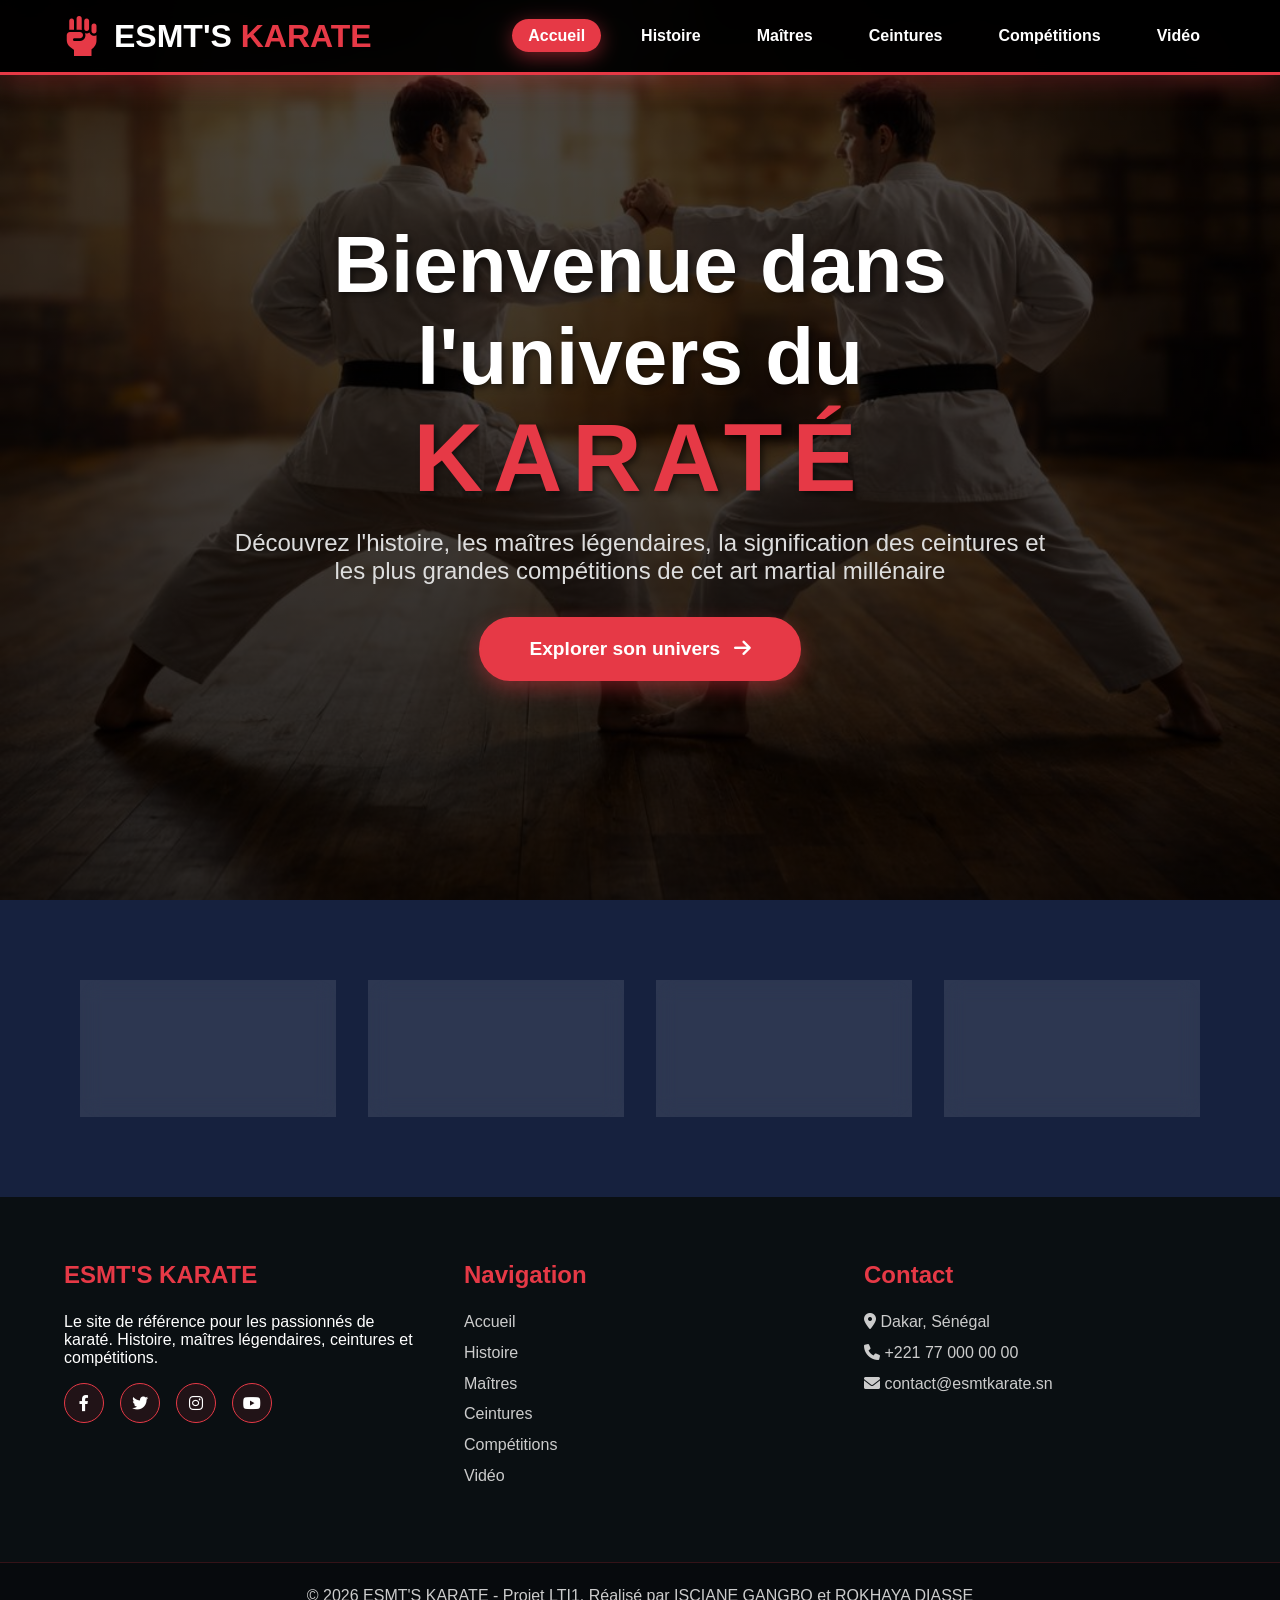
<file: index.html>
<!DOCTYPE html>
<html lang="fr">
<head>
    <meta charset="UTF-8">
    <meta name="viewport" content="width=device-width, initial-scale=1.0">
    <title>ESMT'S KARATE - Accueil</title>
    <link rel="stylesheet" href="index.css">
    <link rel="stylesheet" href="https://cdnjs.cloudflare.com/ajax/libs/font-awesome/6.0.0-beta3/css/all.min.css">
</head>
<body>
    <header>
        <div class="logo">
            <i class="fas fa-fist-raised"></i>
            <h1>ESMT'S <span>KARATE</span></h1>
        </div>
        <nav>
            <ul>
                <li><a href="index.html" class="active">Accueil</a></li>
                <li><a href="histoire.html">Histoire</a></li>
                <li><a href="maîtres.html">Maîtres</a></li>
                <li><a href="ceintures.html">Ceintures</a></li>
                <li><a href="competitions.html">Compétitions</a></li>
                <li><a href="video.html">Vidéo</a></li>
            </ul>
        </nav>
    </header>

    <section class="hero" id="accueil">
        <div class="hero-content">
            <h2>Bienvenue dans l'univers du <span>Karaté</span></h2>
            <p>Découvrez l'histoire, les maîtres légendaires, la signification des ceintures et les plus grandes compétitions de cet art martial millénaire</p>
            <a href="histoire.html" class="btn">Explorer son univers <i class="fas fa-arrow-right"></i></a>
        </div>
    </section>

    <section class="stats">
        <div class="stat-item">
            <div class="stat-number">100M+</div>
            <div class="stat-label">Pratiquants</div>
        </div>
        <div class="stat-item">
            <div class="stat-number">195</div>
            <div class="stat-label">Pays</div>
        </div>
        <div class="stat-item">
            <div class="stat-number">4</div>
            <div class="stat-label">Styles majeurs</div>
        </div>
        <div class="stat-item">
            <div class="stat-number">2020</div>
            <div class="stat-label">JO</div>
        </div>
    </section>

    <footer>
        <div class="footer-content">
            <div class="footer-section">
                <h3>ESMT'S KARATE</h3>
                <p>Le site de référence pour les passionnés de karaté. Histoire, maîtres légendaires, ceintures et compétitions.</p>
                <div class="social-links">
                    <a href="#"><i class="fab fa-facebook-f"></i></a>
                    <a href="#"><i class="fab fa-twitter"></i></a>
                    <a href="#"><i class="fab fa-instagram"></i></a>
                    <a href="#"><i class="fab fa-youtube"></i></a>
                </div>
            </div>
            <div class="footer-section">
                <h3>Navigation</h3>
                <ul>
                    <li><a href="index.html">Accueil</a></li>
                    <li><a href="histoire.html">Histoire</a></li>
                    <li><a href="maîtres.html">Maîtres</a></li>
                    <li><a href="ceintures.html">Ceintures</a></li>
                    <li><a href="competitions.html">Compétitions</a></li>
                    <li><a href="video.html">Vidéo</a></li>
                </ul>
            </div>
            <div class="footer-section">
                <h3>Contact</h3>
                <ul>
                    <li><i class="fas fa-map-marker-alt"></i> Dakar, Sénégal</li>
                    <li><i class="fas fa-phone"></i> +221 77 000 00 00</li>
                    <li><i class="fas fa-envelope"></i> contact@esmtkarate.sn</li>
                </ul>
            </div>
        </div>
        <div class="footer-bottom">
            <p>© 2026 ESMT'S KARATE - Projet LTI1. Réalisé par ISCIANE GANGBO et ROKHAYA DIASSE</p>
        </div>
    </footer>
</body>
</html>
</file>
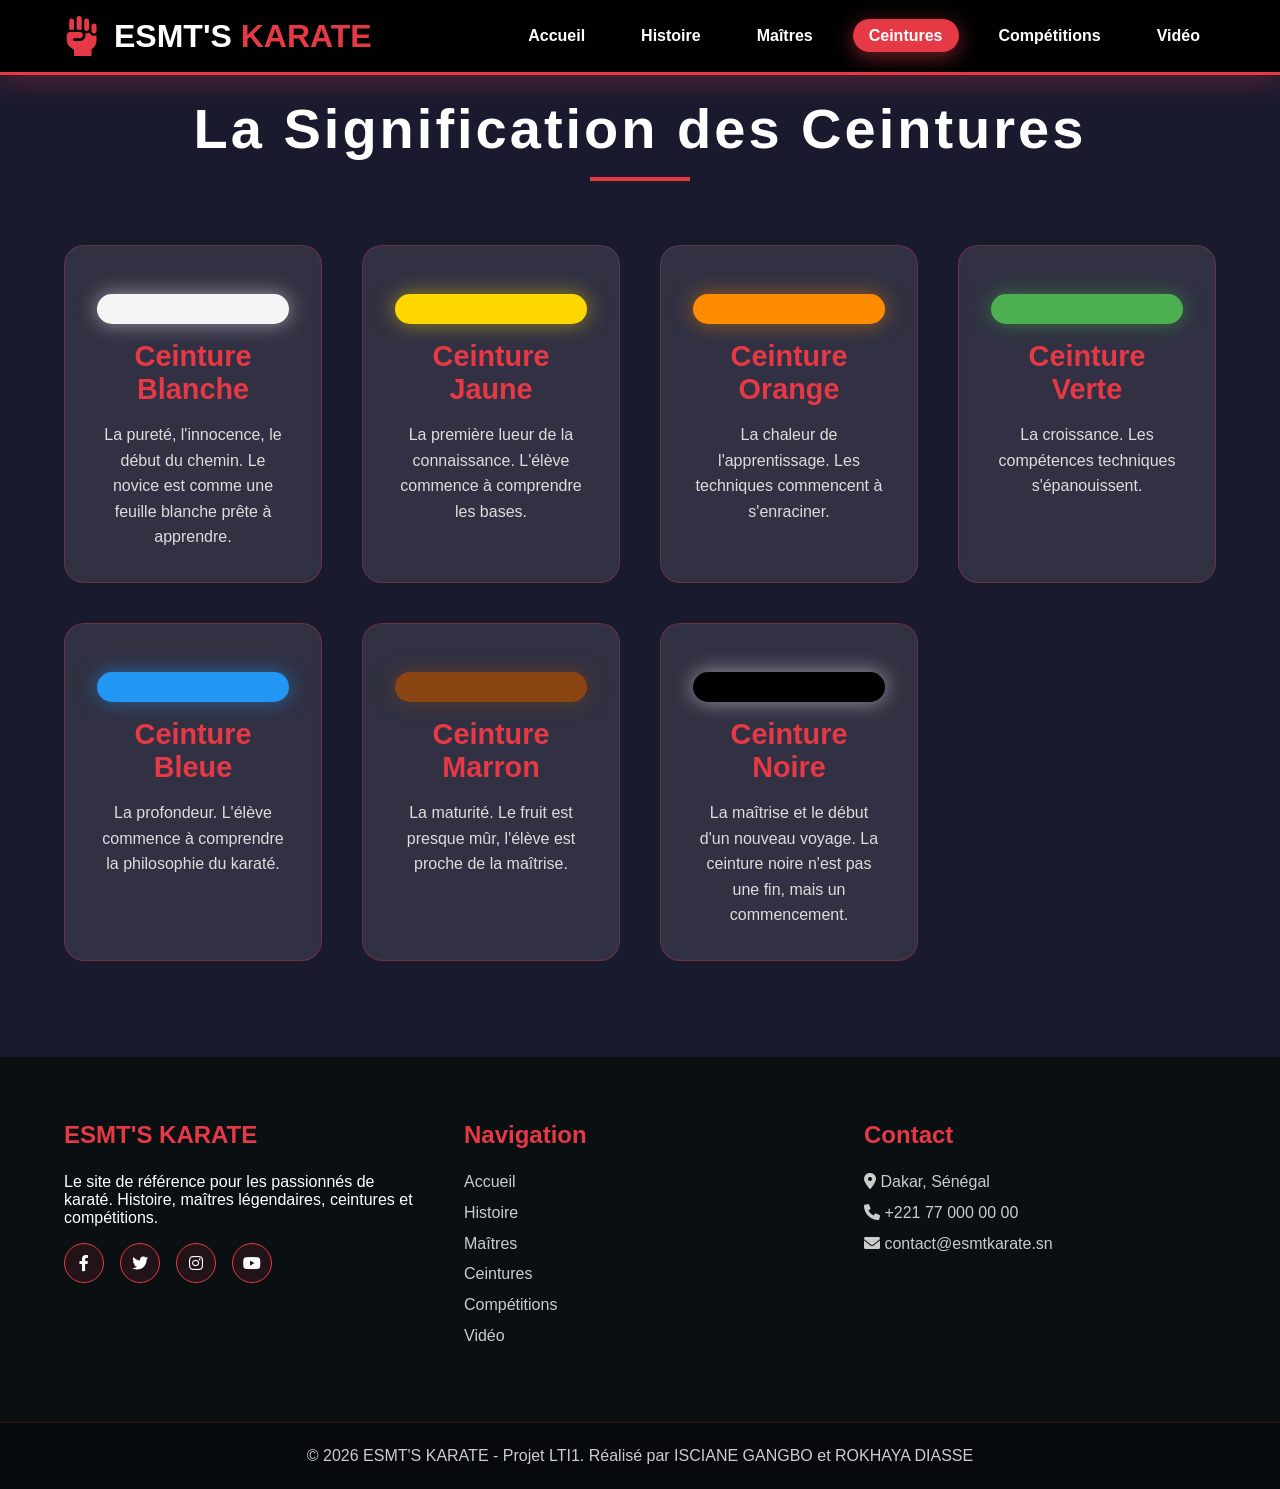
<file: ceintures.html>
<!DOCTYPE html>
<html lang="fr">
<head>
    <meta charset="UTF-8">
    <meta name="viewport" content="width=device-width, initial-scale=1.0">
    <title>ESMT'S KARATE - Ceintures</title>
    <link rel="stylesheet" href="ceintures.css">
    <link rel="stylesheet" href="https://cdnjs.cloudflare.com/ajax/libs/font-awesome/6.0.0-beta3/css/all.min.css">
</head>
<body>
    <header>
        <div class="logo">
            <i class="fas fa-fist-raised"></i>
            <h1>ESMT'S <span>KARATE</span></h1>
        </div>
        <nav>
            <ul>
                <li><a href="index.html">Accueil</a></li>
                <li><a href="histoire.html">Histoire</a></li>
                <li><a href="maîtres.html">Maîtres</a></li>
                <li><a href="ceintures.html" class="active">Ceintures</a></li>
                <li><a href="competitions.html">Compétitions</a></li>
                <li><a href="video.html">Vidéo</a></li>
            </ul>
        </nav>
    </header>

    <section id="ceintures" class="ceintures-section">
        <h2 class="section-title">La Signification des Ceintures</h2>
        <div class="grid">
            <div class="card ceinture-card">
                <div class="ceinture-color blanche"></div>
                <h3>Ceinture Blanche</h3>
                <p>La pureté, l'innocence, le début du chemin. Le novice est comme une feuille blanche prête à apprendre.</p>
            </div>
            <div class="card ceinture-card">
                <div class="ceinture-color jaune"></div>
                <h3>Ceinture Jaune</h3>
                <p>La première lueur de la connaissance. L'élève commence à comprendre les bases.</p>
            </div>
            <div class="card ceinture-card">
                <div class="ceinture-color orange"></div>
                <h3>Ceinture Orange</h3>
                <p>La chaleur de l'apprentissage. Les techniques commencent à s'enraciner.</p>
            </div>
            <div class="card ceinture-card">
                <div class="ceinture-color verte"></div>
                <h3>Ceinture Verte</h3>
                <p>La croissance. Les compétences techniques s'épanouissent.</p>
            </div>
            <div class="card ceinture-card">
                <div class="ceinture-color bleue"></div>
                <h3>Ceinture Bleue</h3>
                <p>La profondeur. L'élève commence à comprendre la philosophie du karaté.</p>
            </div>
            <div class="card ceinture-card">
                <div class="ceinture-color marron"></div>
                <h3>Ceinture Marron</h3>
                <p>La maturité. Le fruit est presque mûr, l'élève est proche de la maîtrise.</p>
            </div>
            <div class="card ceinture-card">
                <div class="ceinture-color noire"></div>
                <h3>Ceinture Noire</h3>
                <p>La maîtrise et le début d'un nouveau voyage. La ceinture noire n'est pas une fin, mais un commencement.</p>
            </div>
        </div>
    </section>

    <footer>
        <div class="footer-content">
            <div class="footer-section">
                <h3>ESMT'S KARATE</h3>
                <p>Le site de référence pour les passionnés de karaté. Histoire, maîtres légendaires, ceintures et compétitions.</p>
                <div class="social-links">
                    <a href="#"><i class="fab fa-facebook-f"></i></a>
                    <a href="#"><i class="fab fa-twitter"></i></a>
                    <a href="#"><i class="fab fa-instagram"></i></a>
                    <a href="#"><i class="fab fa-youtube"></i></a>
                </div>
            </div>
            <div class="footer-section">
                <h3>Navigation</h3>
                <ul>
                    <li><a href="index.html">Accueil</a></li>
                    <li><a href="histoire.html">Histoire</a></li>
                    <li><a href="maîtres.html">Maîtres</a></li>
                    <li><a href="ceintures.html">Ceintures</a></li>
                    <li><a href="competitions.html">Compétitions</a></li>
                    <li><a href="video.html">Vidéo</a></li>
                </ul>
            </div>
            <div class="footer-section">
                <h3>Contact</h3>
                <ul>
                    <li><i class="fas fa-map-marker-alt"></i> Dakar, Sénégal</li>
                    <li><i class="fas fa-phone"></i> +221 77 000 00 00</li>
                    <li><i class="fas fa-envelope"></i> contact@esmtkarate.sn</li>
                </ul>
            </div>
        </div>
        <div class="footer-bottom">
            <p>© 2026 ESMT'S KARATE - Projet LTI1. Réalisé par ISCIANE GANGBO et ROKHAYA DIASSE</p>
        </div>
    </footer>
</body>
</html>
</file>
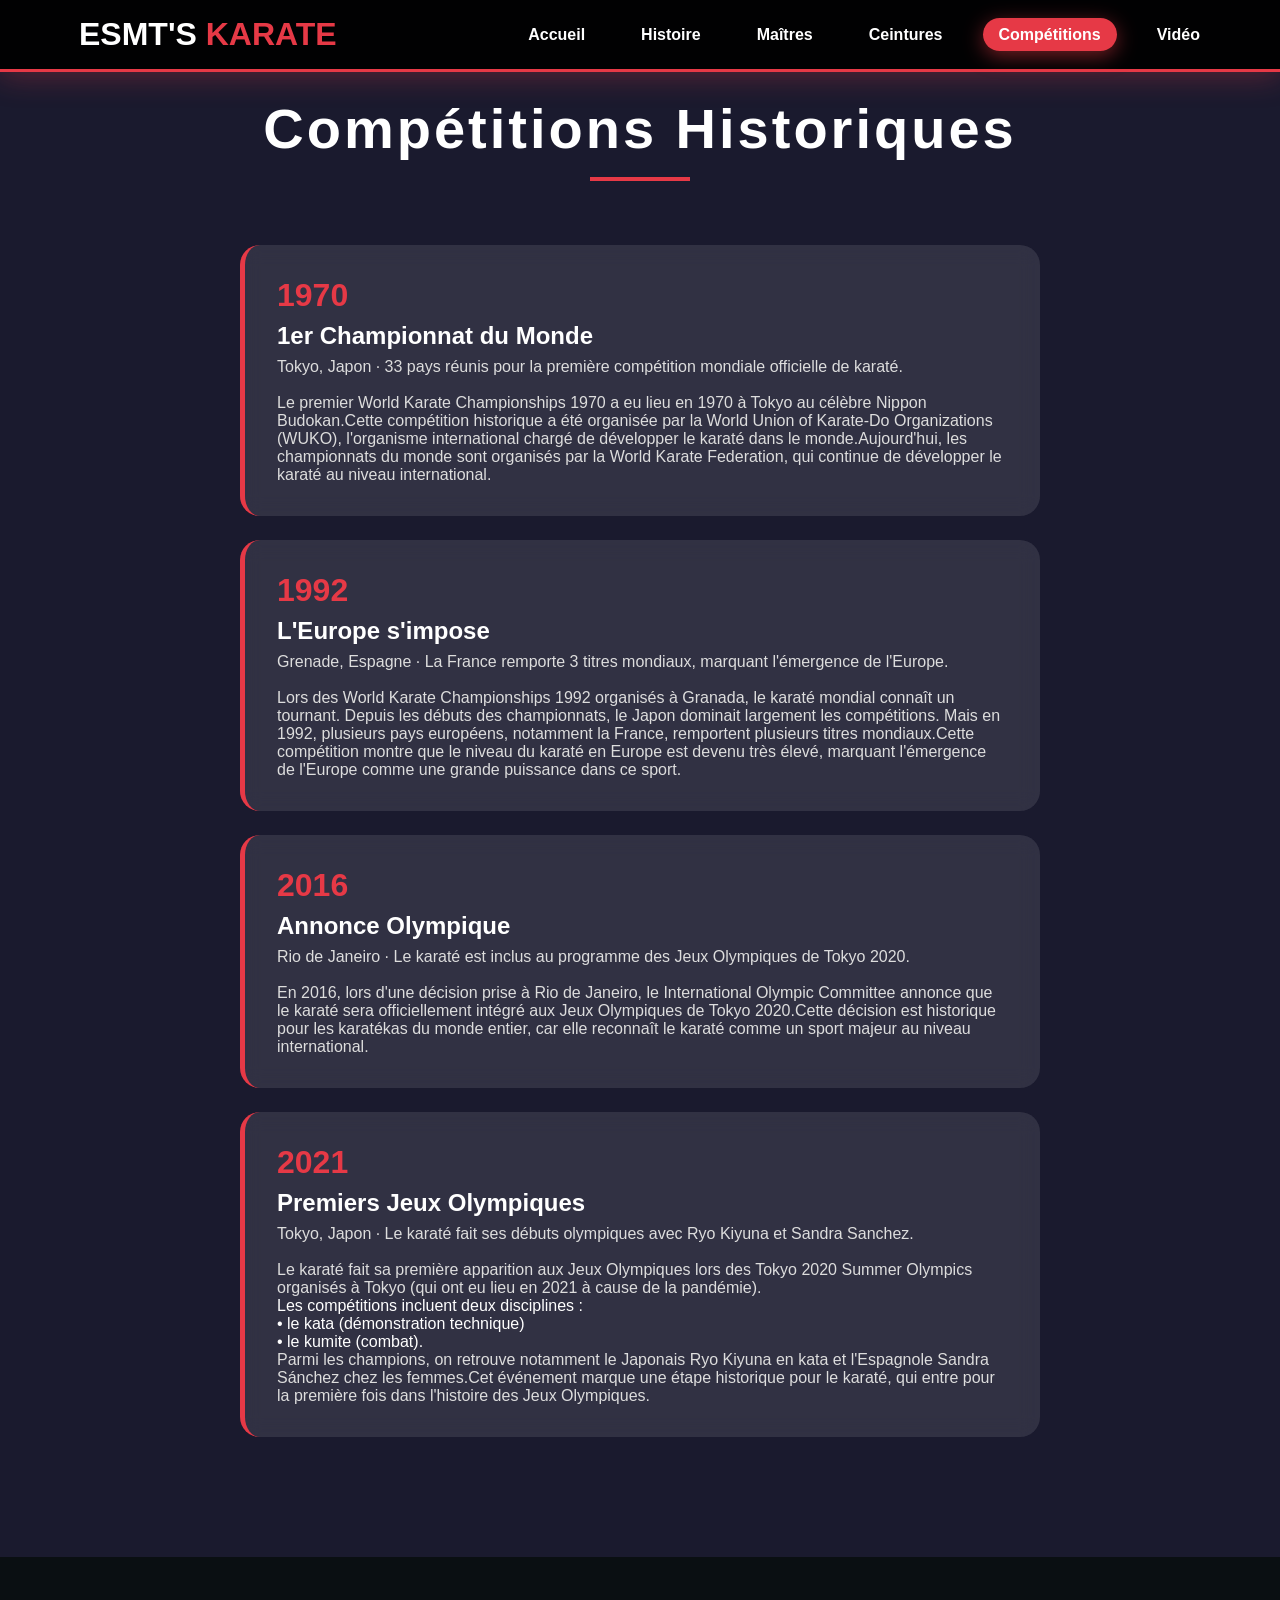
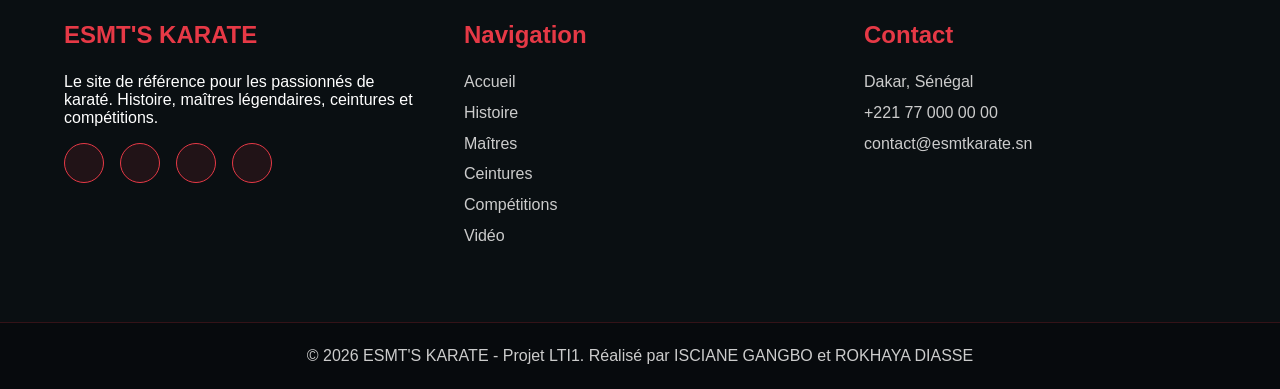
<file: competitions.html>
<!DOCTYPE html>
<html lang="fr">
<head>
    <meta charset="UTF-8">
    <meta name="viewport" content="width=device-width, initial-scale=1.0">
    <title>ESMT'S KARATE - Compétitions</title>
    <link rel="stylesheet" href="competitions.css">
</head>
<body>
    <header>
        <div class="logo">
            <i class="fas fa-fist-raised"></i>
            <h1>ESMT'S <span>KARATE</span></h1>
        </div>
        <nav>
            <ul>
                <li><a href="index.html">Accueil</a></li>
                <li><a href="histoire.html">Histoire</a></li>
                <li><a href="maîtres.html">Maîtres</a></li>
                <li><a href="ceintures.html">Ceintures</a></li>
                <li><a href="competitions.html" class="active">Compétitions</a></li>
                <li><a href="video.html">Vidéo</a></li>
            </ul>
        </nav>
    </header>

    <section id="competitions">
        <h2 class="section-title">Compétitions Historiques</h2>
        <div class="timeline">
            <div class="timeline-item">
                <div class="timeline-year">1970</div>
                <h3>1er Championnat du Monde</h3>
                <p>Tokyo, Japon · 33 pays réunis pour la première compétition mondiale officielle de karaté.</p><br><p>Le premier World Karate Championships 1970 a eu lieu en 1970 à Tokyo au célèbre Nippon Budokan.Cette compétition historique a été organisée par la World Union of Karate-Do Organizations (WUKO), l'organisme international chargé de développer le karaté dans le monde.Aujourd'hui, les championnats du monde sont organisés par la World Karate Federation, qui continue de développer le karaté au niveau international.</p>
            </div>
            <div class="timeline-item">
                <div class="timeline-year">1992</div>
                <h3>L'Europe s'impose</h3>
                <p>Grenade, Espagne · La France remporte 3 titres mondiaux, marquant l'émergence de l'Europe.</p><br><p>Lors des World Karate Championships 1992 organisés à Granada, le karaté mondial connaît un tournant. Depuis les débuts des championnats, le Japon dominait largement les compétitions. Mais en 1992, plusieurs pays européens, notamment la France, remportent plusieurs titres mondiaux.Cette compétition montre que le niveau du karaté en Europe est devenu très élevé, marquant l'émergence de l'Europe comme une grande puissance dans ce sport.</p>
            </div>
            <div class="timeline-item">
                <div class="timeline-year">2016</div>
                <h3>Annonce Olympique</h3>
                <p>Rio de Janeiro · Le karaté est inclus au programme des Jeux Olympiques de Tokyo 2020.</p><br><p>En 2016, lors d'une décision prise à Rio de Janeiro, le International Olympic Committee annonce que le karaté sera officiellement intégré aux Jeux Olympiques de Tokyo 2020.Cette décision est historique pour les karatékas du monde entier, car elle reconnaît le karaté comme un sport majeur au niveau international.</p>
            </div>
            <div class="timeline-item">
                <div class="timeline-year">2021</div>
                <h3>Premiers Jeux Olympiques</h3>
                <p>Tokyo, Japon · Le karaté fait ses débuts olympiques avec Ryo Kiyuna et Sandra Sanchez.</p><br><p>Le karaté fait sa première apparition aux Jeux Olympiques lors des Tokyo 2020 Summer Olympics organisés à Tokyo (qui ont eu lieu en 2021 à cause de la pandémie). </p>
Les compétitions incluent deux disciplines : <br>
	•	le kata (démonstration technique) <br>
	•	le kumite (combat). <br>

<p>Parmi les champions, on retrouve notamment le Japonais Ryo Kiyuna en kata et l'Espagnole Sandra Sánchez chez les femmes.Cet événement marque une étape historique pour le karaté, qui entre pour la première fois dans l'histoire des Jeux Olympiques.</p>
            </div>
        </div>
    </section>

    <footer>
        <div class="footer-content">
            <div class="footer-section">
                <h3>ESMT'S KARATE</h3>
                <p>Le site de référence pour les passionnés de karaté. Histoire, maîtres légendaires, ceintures et compétitions.</p>
                <div class="social-links">
                    <a href="#"><i class="fab fa-facebook-f"></i></a>
                    <a href="#"><i class="fab fa-twitter"></i></a>
                    <a href="#"><i class="fab fa-instagram"></i></a>
                    <a href="#"><i class="fab fa-youtube"></i></a>
                </div>
            </div>
            <div class="footer-section">
                <h3>Navigation</h3>
                <ul>
                    <li><a href="index.html">Accueil</a></li>
                    <li><a href="histoire.html">Histoire</a></li>
                    <li><a href="maîtres.html">Maîtres</a></li>
                    <li><a href="ceintures.html">Ceintures</a></li>
                    <li><a href="competitions.html">Compétitions</a></li>
                    <li><a href="video.html">Vidéo</a></li>
                </ul>
            </div>
            <div class="footer-section">
                <h3>Contact</h3>
                <ul>
                    <li><i class="fas fa-map-marker-alt"></i> Dakar, Sénégal</li>
                    <li><i class="fas fa-phone"></i> +221 77 000 00 00</li>
                    <li><i class="fas fa-envelope"></i> contact@esmtkarate.sn</li>
                </ul>
            </div>
        </div>
        <div class="footer-bottom">
            <p>© 2026 ESMT'S KARATE - Projet LTI1. Réalisé par ISCIANE GANGBO et ROKHAYA DIASSE</p>
        </div>
    </footer>
</body>
</html>
</file>
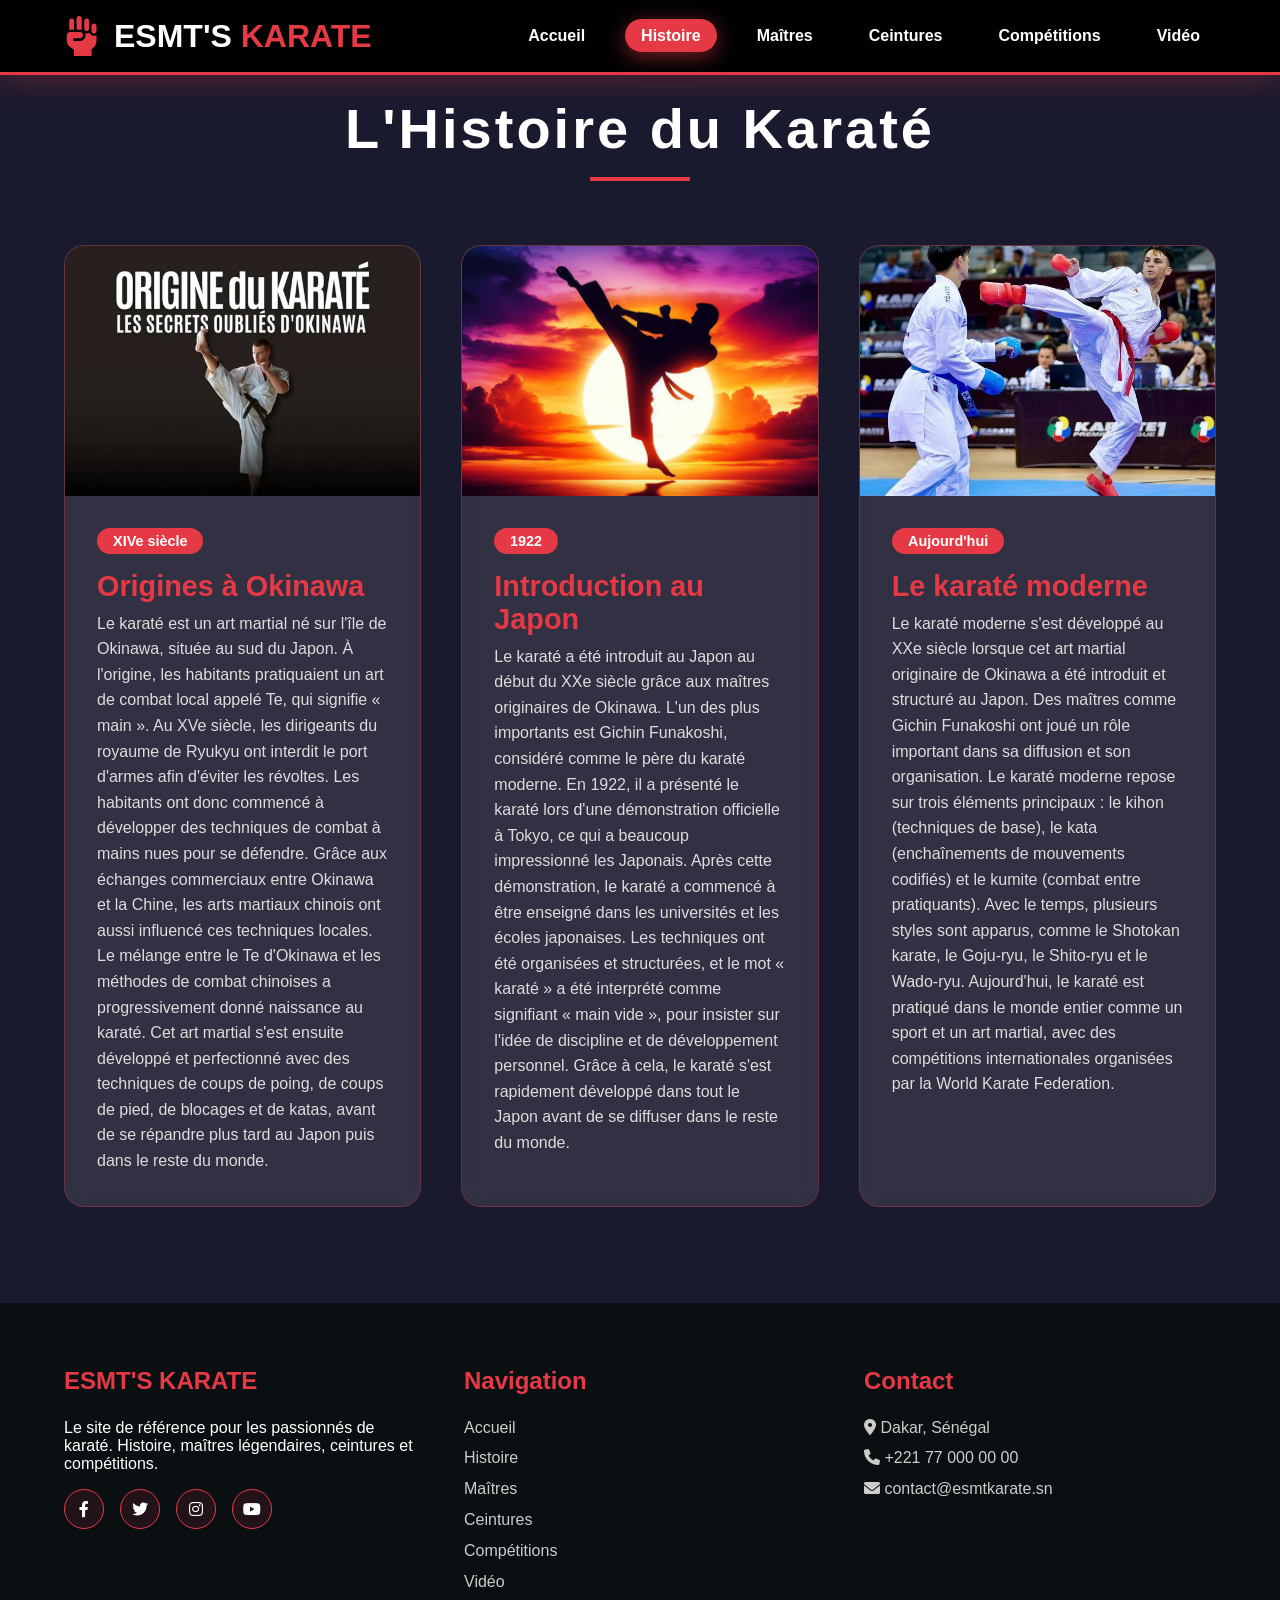
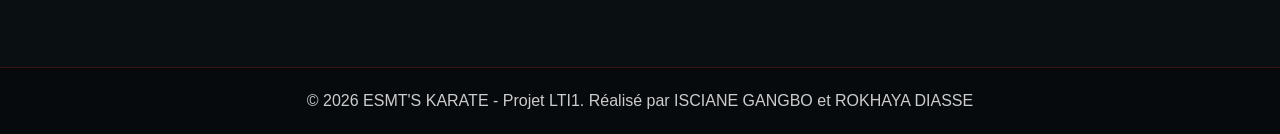
<file: histoire.html>
<!DOCTYPE html>
<html lang="fr">
<head>
    <meta charset="UTF-8">
    <meta name="viewport" content="width=device-width, initial-scale=1.0">
    <title>ESMT'S KARATE - Histoire</title>
    <link rel="stylesheet" href="histoire.css">
    <link rel="stylesheet" href="https://cdnjs.cloudflare.com/ajax/libs/font-awesome/6.0.0-beta3/css/all.min.css">
</head>
<body>
    <header>
        <div class="logo">
            <i class="fas fa-fist-raised"></i>
            <h1>ESMT'S <span>KARATE</span></h1>
        </div>
        <nav>
            <ul>
                <li><a href="index.html">Accueil</a></li>
                <li><a href="histoire.html" class="active">Histoire</a></li>
                <li><a href="maîtres.html">Maîtres</a></li>
                <li><a href="ceintures.html">Ceintures</a></li>
                <li><a href="competitions.html">Compétitions</a></li>
                <li><a href="video.html">Vidéo</a></li>
            </ul>
        </nav>
    </header>

    <section id="histoire">
        <h2 class="section-title">L'Histoire du Karaté</h2>
        <div class="grid">
            <div class="card">
                <div class="card-img">
                    <img src="origine a okinawa.jpeg">
                </div>
                <div class="card-content">
                    <span class="card-tag">XIVe siècle</span>
                    <h3>Origines à Okinawa</h3>
                    <p>Le karaté est un art martial né sur l'île de Okinawa, située au sud du Japon. À l'origine, les habitants pratiquaient un art de combat local appelé Te, qui signifie « main ». Au XVe siècle, les dirigeants du royaume de Ryukyu ont interdit le port d'armes afin d'éviter les révoltes. Les habitants ont donc commencé à développer des techniques de combat à mains nues pour se défendre. Grâce aux échanges commerciaux entre Okinawa et la Chine, les arts martiaux chinois ont aussi influencé ces techniques locales. Le mélange entre le Te d'Okinawa et les méthodes de combat chinoises a progressivement donné naissance au karaté. Cet art martial s'est ensuite développé et perfectionné avec des techniques de coups de poing, de coups de pied, de blocages et de katas, avant de se répandre plus tard au Japon puis dans le reste du monde.</p>
                </div>
            </div>
            <div class="card">
                <div class="card-img">
                    <img src="introduction au japon.jpeg">
                </div>
                <div class="card-content">
                    <span class="card-tag">1922</span>
                    <h3>Introduction au Japon</h3>
                    <p>Le karaté a été introduit au Japon au début du XXe siècle grâce aux maîtres originaires de Okinawa. L'un des plus importants est Gichin Funakoshi, considéré comme le père du karaté moderne. En 1922, il a présenté le karaté lors d'une démonstration officielle à Tokyo, ce qui a beaucoup impressionné les Japonais. Après cette démonstration, le karaté a commencé à être enseigné dans les universités et les écoles japonaises. Les techniques ont été organisées et structurées, et le mot « karaté » a été interprété comme signifiant « main vide », pour insister sur l'idée de discipline et de développement personnel. Grâce à cela, le karaté s'est rapidement développé dans tout le Japon avant de se diffuser dans le reste du monde.</p>
                </div>
            </div>
            <div class="card">
                <div class="card-img">
                    <img src="karate moderne.jpeg" alt="Karaté moderne">
                </div>
                <div class="card-content">
                    <span class="card-tag">Aujourd'hui</span>
                    <h3>Le karaté moderne</h3>
                    <p>Le karaté moderne s'est développé au XXe siècle lorsque cet art martial originaire de Okinawa a été introduit et structuré au Japon. Des maîtres comme Gichin Funakoshi ont joué un rôle important dans sa diffusion et son organisation. Le karaté moderne repose sur trois éléments principaux : le kihon (techniques de base), le kata (enchaînements de mouvements codifiés) et le kumite (combat entre pratiquants). Avec le temps, plusieurs styles sont apparus, comme le Shotokan karate, le Goju-ryu, le Shito-ryu et le Wado-ryu. Aujourd'hui, le karaté est pratiqué dans le monde entier comme un sport et un art martial, avec des compétitions internationales organisées par la World Karate Federation.</p>
                </div>
            </div>
        </div>
    </section>

    <footer>
        <div class="footer-content">
            <div class="footer-section">
                <h3>ESMT'S KARATE</h3>
                <p>Le site de référence pour les passionnés de karaté. Histoire, maîtres légendaires, ceintures et compétitions.</p>
                <div class="social-links">
                    <a href="#"><i class="fab fa-facebook-f"></i></a>
                    <a href="#"><i class="fab fa-twitter"></i></a>
                    <a href="#"><i class="fab fa-instagram"></i></a>
                    <a href="#"><i class="fab fa-youtube"></i></a>
                </div>
            </div>
            <div class="footer-section">
                <h3>Navigation</h3>
                <ul>
                    <li><a href="index.html">Accueil</a></li>
                    <li><a href="histoire.html">Histoire</a></li>
                    <li><a href="maîtres.html">Maîtres</a></li>
                    <li><a href="ceintures.html">Ceintures</a></li>
                    <li><a href="competitions.html">Compétitions</a></li>
                    <li><a href="video.html">Vidéo</a></li>
                </ul>
            </div>
            <div class="footer-section">
                <h3>Contact</h3>
                <ul>
                    <li><i class="fas fa-map-marker-alt"></i> Dakar, Sénégal</li>
                    <li><i class="fas fa-phone"></i> +221 77 000 00 00</li>
                    <li><i class="fas fa-envelope"></i> contact@esmtkarate.sn</li>
                </ul>
            </div>
        </div>
        <div class="footer-bottom">
            <p>© 2026 ESMT'S KARATE - Projet LTI1. Réalisé par ISCIANE GANGBO et ROKHAYA DIASSE</p>
        </div>
    </footer>
</body>
</html>
</file>
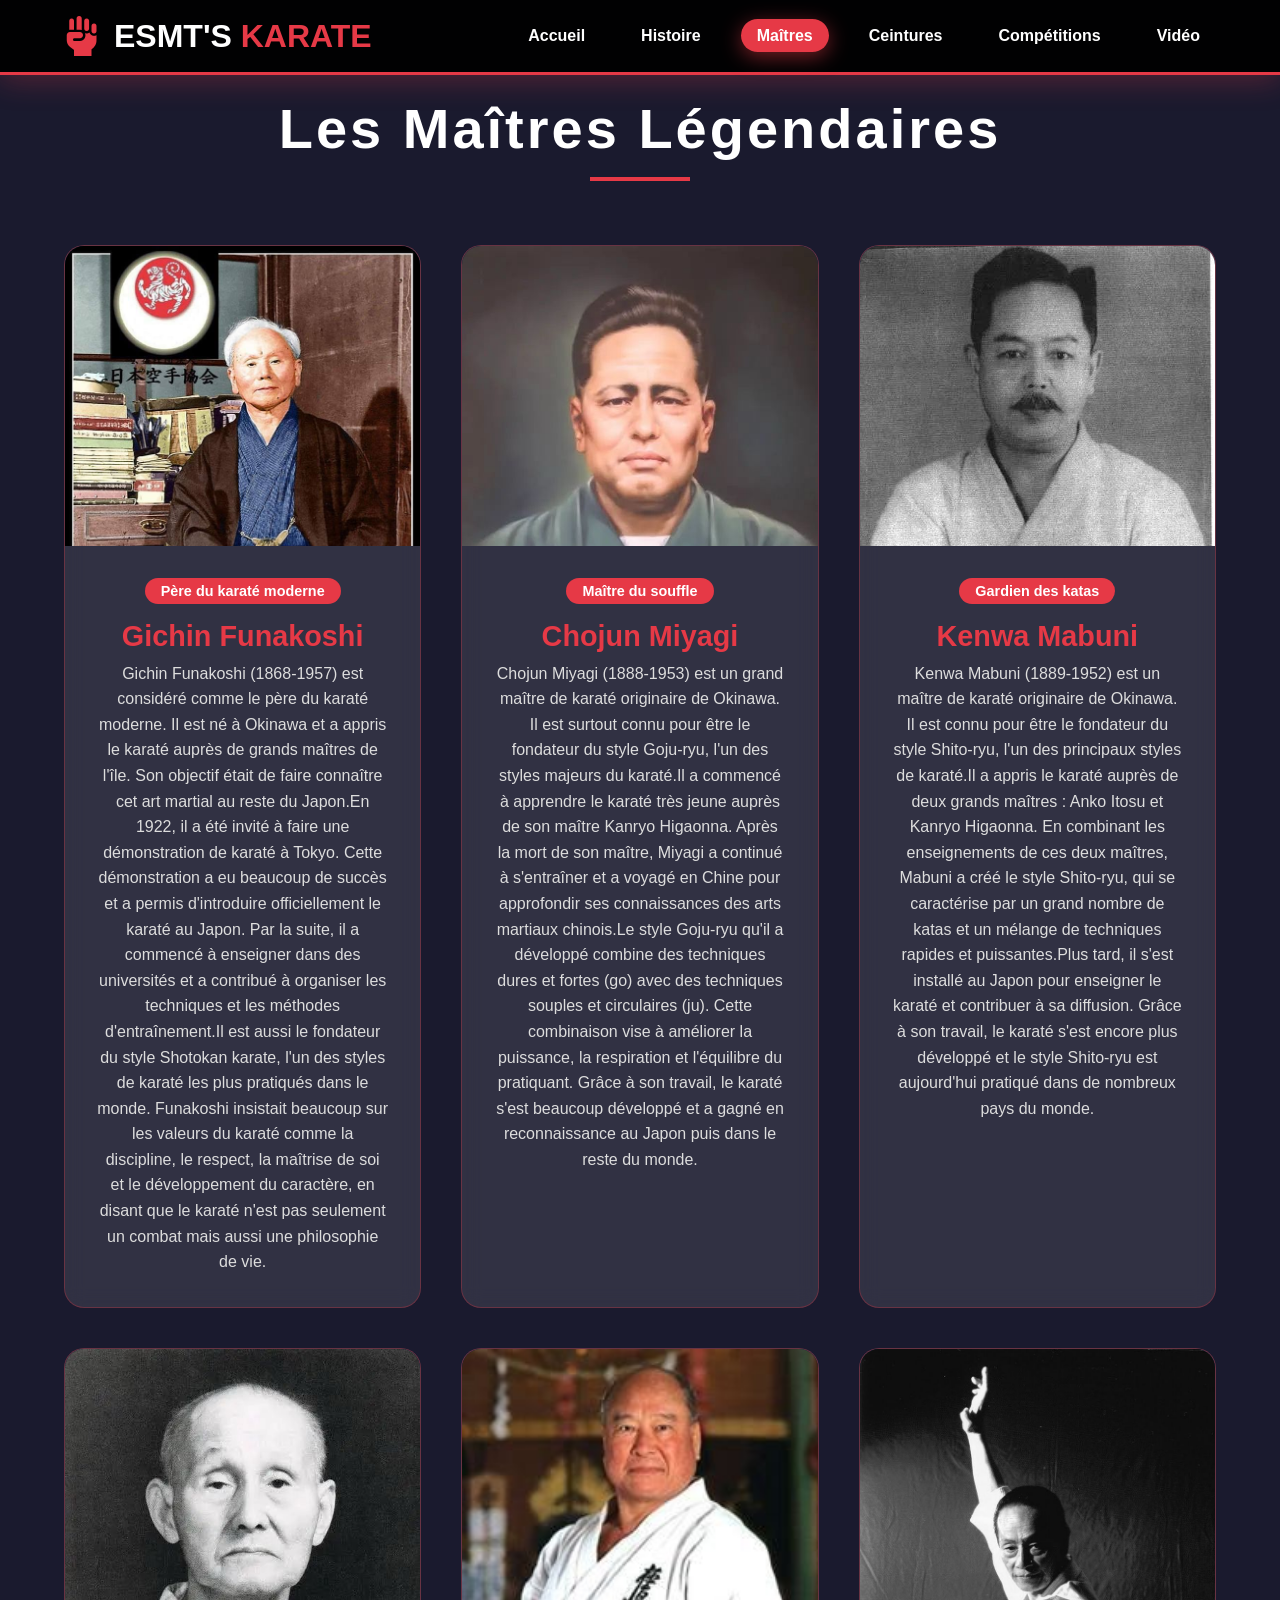
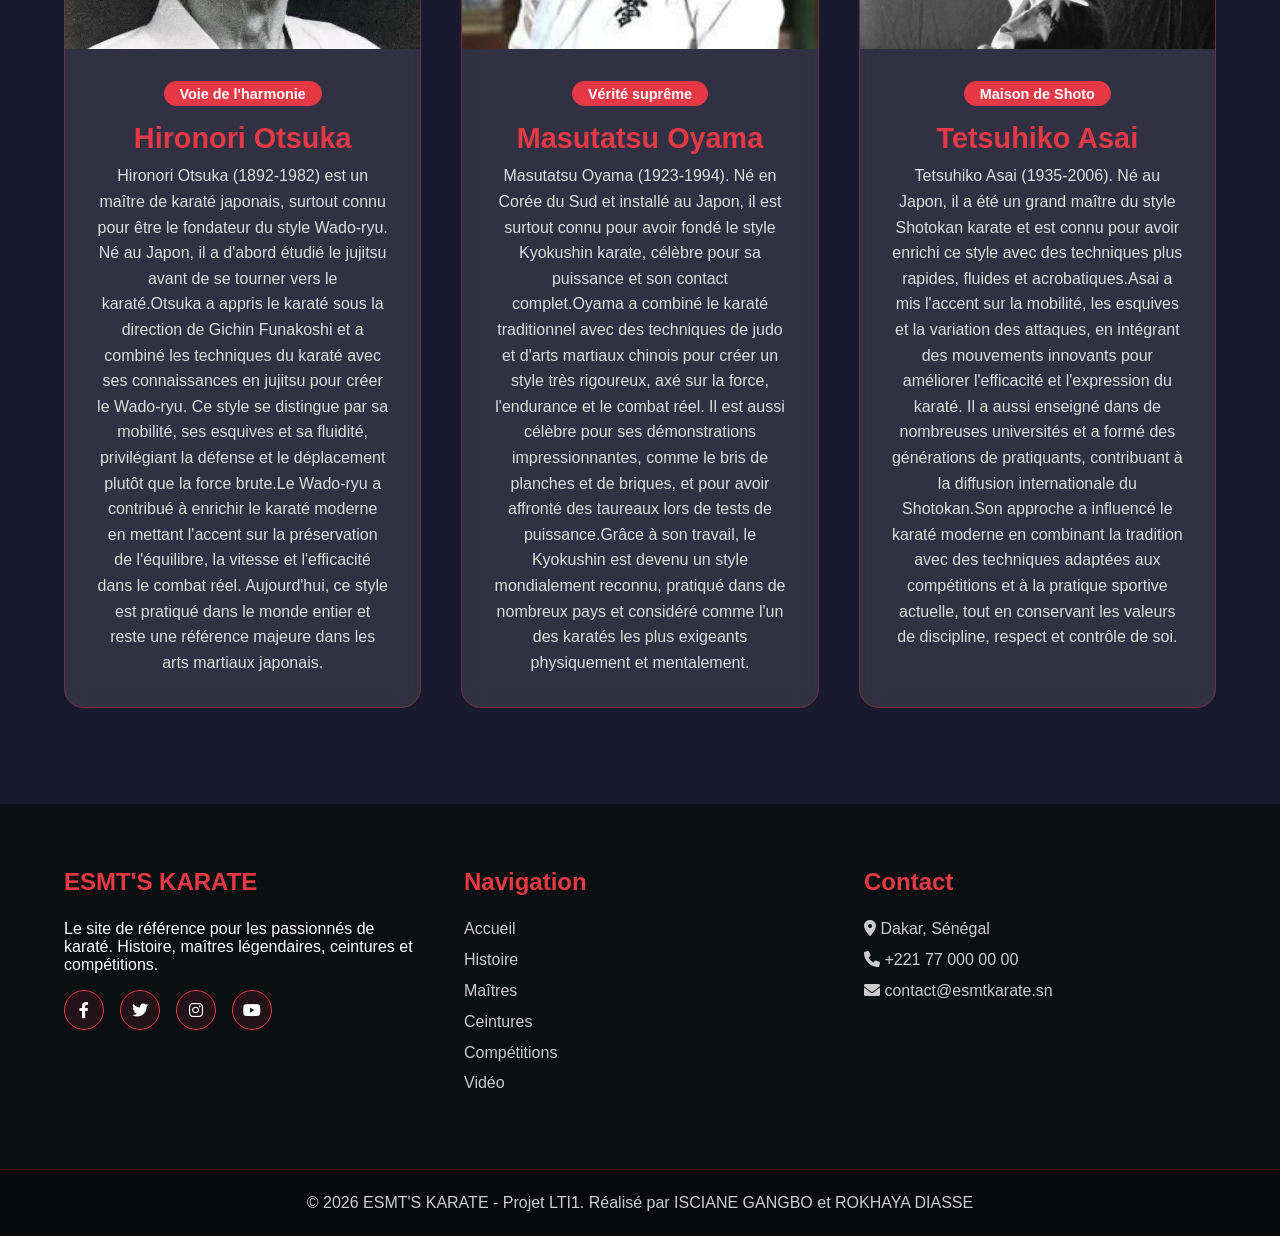
<file: maîtres.html>
<!DOCTYPE html>
<html lang="fr">
<head>
    <meta charset="UTF-8">
    <meta name="viewport" content="width=device-width, initial-scale=1.0">
    <title>ESMT'S KARATE - Maîtres Légendaires</title>
    <link rel="stylesheet" href="maîtres.css">
    <link rel="stylesheet" href="https://cdnjs.cloudflare.com/ajax/libs/font-awesome/6.0.0-beta3/css/all.min.css">
</head>
<body>
    <header>
        <div class="logo">
            <i class="fas fa-fist-raised"></i>
            <h1>ESMT'S <span>KARATE</span></h1>
        </div>
        <nav>
            <ul>
                <li><a href="index.html">Accueil</a></li>
                <li><a href="histoire.html">Histoire</a></li>
                <li><a href="maîtres.html" class="active">Maîtres</a></li>
                <li><a href="ceintures.html">Ceintures</a></li>
                <li><a href="competitions.html">Compétitions</a></li>
                <li><a href="video.html">Vidéo</a></li>
            </ul>
        </nav>
    </header>

    <section id="maitres">
        <h2 class="section-title">Les Maîtres Légendaires</h2>
        <div class="grid">
            <div class="card">
                <div class="card-img">
                    <img src="photo gichin.jpeg">
                </div>
                <div class="card-content">
                    <span class="card-tag">Père du karaté moderne</span>
                    <h3>Gichin Funakoshi</h3>
                    <p>Gichin Funakoshi (1868-1957) est considéré comme le père du karaté moderne. Il est né à Okinawa et a appris le karaté auprès de grands maîtres de l'île. Son objectif était de faire connaître cet art martial au reste du Japon.En 1922, il a été invité à faire une démonstration de karaté à Tokyo. Cette démonstration a eu beaucoup de succès et a permis d'introduire officiellement le karaté au Japon. Par la suite, il a commencé à enseigner dans des universités et a contribué à organiser les techniques et les méthodes d'entraînement.Il est aussi le fondateur du style Shotokan karate, l'un des styles de karaté les plus pratiqués dans le monde. Funakoshi insistait beaucoup sur les valeurs du karaté comme la discipline, le respect, la maîtrise de soi et le développement du caractère, en disant que le karaté n'est pas seulement un combat mais aussi une philosophie de vie.</p>
                </div>
            </div>
            <div class="card">
                <div class="card-img">
                    <img src="photo miyagi.jpeg">
                </div>
                <div class="card-content">
                    <span class="card-tag">Maître du souffle</span>
                    <h3>Chojun Miyagi</h3>
                    <p>Chojun Miyagi (1888-1953) est un grand maître de karaté originaire de Okinawa. Il est surtout connu pour être le fondateur du style Goju-ryu, l'un des styles majeurs du karaté.Il a commencé à apprendre le karaté très jeune auprès de son maître Kanryo Higaonna. Après la mort de son maître, Miyagi a continué à s'entraîner et a voyagé en Chine pour approfondir ses connaissances des arts martiaux chinois.Le style Goju-ryu qu'il a développé combine des techniques dures et fortes (go) avec des techniques souples et circulaires (ju). Cette combinaison vise à améliorer la puissance, la respiration et l'équilibre du pratiquant. Grâce à son travail, le karaté s'est beaucoup développé et a gagné en reconnaissance au Japon puis dans le reste du monde.</p>
                </div>
            </div>
            <div class="card">
                <div class="card-img">
                    <img src="photo kenwa.jpeg">
                </div>
                <div class="card-content">
                    <span class="card-tag">Gardien des katas</span>
                    <h3>Kenwa Mabuni</h3>
                    <p>Kenwa Mabuni (1889-1952) est un maître de karaté originaire de Okinawa. Il est connu pour être le fondateur du style Shito-ryu, l'un des principaux styles de karaté.Il a appris le karaté auprès de deux grands maîtres : Anko Itosu et Kanryo Higaonna. En combinant les enseignements de ces deux maîtres, Mabuni a créé le style Shito-ryu, qui se caractérise par un grand nombre de katas et un mélange de techniques rapides et puissantes.Plus tard, il s'est installé au Japon pour enseigner le karaté et contribuer à sa diffusion. Grâce à son travail, le karaté s'est encore plus développé et le style Shito-ryu est aujourd'hui pratiqué dans de nombreux pays du monde.</p>
                </div>
            </div>
            <div class="card">
                <div class="card-img">
                    <img src="photo ironi.jpeg">
                </div>
                <div class="card-content">
                    <span class="card-tag">Voie de l'harmonie</span>
                    <h3>Hironori Otsuka</h3>
                    <p>Hironori Otsuka (1892-1982) est un maître de karaté japonais, surtout connu pour être le fondateur du style Wado-ryu. Né au Japon, il a d'abord étudié le jujitsu avant de se tourner vers le karaté.Otsuka a appris le karaté sous la direction de Gichin Funakoshi et a combiné les techniques du karaté avec ses connaissances en jujitsu pour créer le Wado-ryu. Ce style se distingue par sa mobilité, ses esquives et sa fluidité, privilégiant la défense et le déplacement plutôt que la force brute.Le Wado-ryu a contribué à enrichir le karaté moderne en mettant l'accent sur la préservation de l'équilibre, la vitesse et l'efficacité dans le combat réel. Aujourd'hui, ce style est pratiqué dans le monde entier et reste une référence majeure dans les arts martiaux japonais.</p>
                </div>
            </div>
            <div class="card">
                <div class="card-img">
                    <img src="photo masutatsu.jpeg">
                </div>
                <div class="card-content">
                    <span class="card-tag">Vérité suprême</span>
                    <h3>Masutatsu Oyama</h3>
                    <p>Masutatsu Oyama (1923-1994). Né en Corée du Sud et installé au Japon, il est surtout connu pour avoir fondé le style Kyokushin karate, célèbre pour sa puissance et son contact complet.Oyama a combiné le karaté traditionnel avec des techniques de judo et d'arts martiaux chinois pour créer un style très rigoureux, axé sur la force, l'endurance et le combat réel. Il est aussi célèbre pour ses démonstrations impressionnantes, comme le bris de planches et de briques, et pour avoir affronté des taureaux lors de tests de puissance.Grâce à son travail, le Kyokushin est devenu un style mondialement reconnu, pratiqué dans de nombreux pays et considéré comme l'un des karatés les plus exigeants physiquement et mentalement.</p>
                </div>
        </div>
        <div class="card">
                <div class="card-img">
                    <img src="photo tetsu.jpeg">
                </div>
                <div class="card-content">
                    <span class="card-tag">Maison de Shoto</span>
                    <h3>Tetsuhiko Asai</h3>
                    <p>Tetsuhiko Asai (1935-2006). Né au Japon, il a été un grand maître du style Shotokan karate et est connu pour avoir enrichi ce style avec des techniques plus rapides, fluides et acrobatiques.Asai a mis l'accent sur la mobilité, les esquives et la variation des attaques, en intégrant des mouvements innovants pour améliorer l'efficacité et l'expression du karaté. Il a aussi enseigné dans de nombreuses universités et a formé des générations de pratiquants, contribuant à la diffusion internationale du Shotokan.Son approche a influencé le karaté moderne en combinant la tradition avec des techniques adaptées aux compétitions et à la pratique sportive actuelle, tout en conservant les valeurs de discipline, respect et contrôle de soi.</p>
                </div>
        </div>
    </section>

    <footer>
        <div class="footer-content">
            <div class="footer-section">
                <h3>ESMT'S KARATE</h3>
                <p>Le site de référence pour les passionnés de karaté. Histoire, maîtres légendaires, ceintures et compétitions.</p>
                <div class="social-links">
                    <a href="#"><i class="fab fa-facebook-f"></i></a>
                    <a href="#"><i class="fab fa-twitter"></i></a>
                    <a href="#"><i class="fab fa-instagram"></i></a>
                    <a href="#"><i class="fab fa-youtube"></i></a>
                </div>
            </div>
            <div class="footer-section">
                <h3>Navigation</h3>
                <ul>
                    <li><a href="index.html">Accueil</a></li>
                    <li><a href="histoire.html">Histoire</a></li>
                    <li><a href="maîtres.html">Maîtres</a></li>
                    <li><a href="ceintures.html">Ceintures</a></li>
                    <li><a href="competitions.html">Compétitions</a></li>
                    <li><a href="video.html">Vidéo</a></li>
                </ul>
            </div>
            <div class="footer-section">
                <h3>Contact</h3>
                <ul>
                    <li><i class="fas fa-map-marker-alt"></i> Dakar, Sénégal</li>
                    <li><i class="fas fa-phone"></i> +221 77 000 00 00</li>
                    <li><i class="fas fa-envelope"></i> contact@esmtkarate.sn</li>
                </ul>
            </div>
        </div>
        <div class="footer-bottom">
            <p>© 2026 ESMT'S KARATE - Projet LTI1. Réalisé par ISCIANE GANGBO et ROKHAYA DIASSE</p>
        </div>
    </footer>
</body>
</html>
</file>
<file: index.css>
* {
    margin: 0;
    padding: 0;
    box-sizing: border-box;
    scroll-behavior: smooth;
}

body {
    font-family: 'Poppins', 'Segoe UI', sans-serif;
    background: #1a1a2e;
    color: white;
    overflow-x: hidden;
}

header {
    background: rgba(0, 0, 0, 0.95);
    backdrop-filter: blur(10px);
    color: white;
    padding: 1rem 5%;
    display: flex;
    justify-content: space-between;
    align-items: center;
    position: fixed;
    width: 100%;
    top: 0;
    z-index: 1000;
    border-bottom: 3px solid #e63946;
    box-shadow: 0 5px 30px rgba(230, 57, 70, 0.3);
}

.logo {
    display: flex;
    align-items: center;
    gap: 15px;
}

.logo i {
    font-size: 2.5rem;
    color: #e63946;
}

.logo h1 {
    font-size: 2rem;
    font-weight: 700;
    color: white;
}

.logo span {
    color: #e63946;
}

nav ul {
    display: flex;
    list-style: none;
    gap: 1.5rem;
    flex-wrap: wrap;
}

nav a {
    color: white;
    text-decoration: none;
    font-weight: 600;
    font-size: 1rem;
    padding: 0.5rem 1rem;
    border-radius: 25px;
    transition: all 0.3s ease;
}

nav a:hover, nav a.active {
    background: #e63946;
    color: #fff;
    transform: translateY(-3px);
    box-shadow: 0 5px 20px rgba(230, 57, 70, 0.5);
}

.hero {
    height: 100vh;
    background: linear-gradient(rgba(0,0,0,0.7), rgba(0,0,0,0.8)), 
                url('photo\ dingue.jpeg');
    background-size: cover;
    background-position: center;
    background-attachment: fixed;
    display: flex;
    align-items: center;
    justify-content: center;
    text-align: center;
    color: white;
}

.hero-content {
    max-width: 900px;
    padding: 2rem;
}

.hero h2 {
    font-size: 5rem;
    margin-bottom: 1rem;
    text-shadow: 3px 3px 6px rgba(0,0,0,0.5);
}

.hero h2 span {
    color: #e63946;
    display: block;
    font-size: 6rem;
    text-transform: uppercase;
    letter-spacing: 10px;
}

.hero p {
    font-size: 1.5rem;
    margin-bottom: 2rem;
    color: #ddd;
}

.btn {
    display: inline-block;
    background: #e63946;
    color: #fff;
    padding: 1.2rem 3rem;
    text-decoration: none;
    border-radius: 50px;
    font-weight: 700;
    font-size: 1.2rem;
    transition: all 0.3s ease;
    border: 2px solid #e63946;
    box-shadow: 0 8px 20px rgba(230, 57, 70, 0.4);
}

.btn:hover {
    background: transparent;
    color: #e63946;
    transform: translateY(-3px) scale(1.05);
    box-shadow: 0 15px 30px rgba(230, 57, 70, 0.3);
}

.btn i {
    margin-left: 8px;
}

.stats {
    display: flex;
    justify-content: space-around;
    padding: 4rem 5%;
    background: #16213e;
    color: white;
    text-align: center;
    flex-wrap: wrap;
}

.stat-item {
    flex: 1;
    min-width: 150px;
    margin: 1rem;
    padding: 1.5rem;
    background: rgba(255,255,255,0.1);
    backdrop-filter: blur(10px);
    border-radius: 20px;
    border: 1px solid rgba(230, 57, 70, 0.3);
    transition: all 0.3s;
}

.stat-item:hover {
    transform: scale(1.1);
    border-color: #e63946;
    box-shadow: 0 0 30px rgba(230, 57, 70, 0.3);
}

.stat-number {
    font-size: 3.5rem;
    font-weight: 800;
    color: #e63946;
    text-shadow: 0 0 20px rgba(230, 57, 70, 0.5);
}

.stat-label {
    font-size: 1.2rem;
    text-transform: uppercase;
    letter-spacing: 2px;
}

footer {
    background: #0a0f12;
    color: white;
}

.footer-content {
    display: grid;
    grid-template-columns: repeat(auto-fit, minmax(250px, 1fr));
    gap: 3rem;
    padding: 4rem 5%;
    max-width: 1300px;
    margin: 0 auto;
}

.footer-section h3 {
    color: #e63946;
    margin-bottom: 1.5rem;
    font-size: 1.5rem;
}

.footer-section ul {
    list-style: none;
}

.footer-section ul li {
    margin-bottom: 0.8rem;
    color: #ccc;
}

.footer-section a {
    color: #ccc;
    text-decoration: none;
    transition: all 0.3s ease;
}

.footer-section a:hover {
    color: #e63946;
    padding-left: 5px;
}

.social-links {
    display: flex;
    gap: 1rem;
    margin-top: 1rem;
}

.social-links a {
    display: inline-block;
    width: 40px;
    height: 40px;
    background: rgba(230, 57, 70, 0.1);
    border-radius: 50%;
    text-align: center;
    line-height: 40px;
    transition: all 0.3s ease;
    color: white;
    border: 1px solid #e63946;
}

.social-links a:hover {
    background: #e63946;
    color: #fff;
    transform: translateY(-3px);
}

.footer-bottom {
    text-align: center;
    padding: 1.5rem;
    border-top: 1px solid rgba(230, 57, 70, 0.2);
    background: rgba(0,0,0,0.3);
    color: #ccc;
}

::-webkit-scrollbar {
    width: 10px;
}

::-webkit-scrollbar-track {
    background: #1a1a2e;
}

::-webkit-scrollbar-thumb {
    background: #e63946;
    border-radius: 5px;
}

::-webkit-scrollbar-thumb:hover {
    background: #ff6b7c;
}

@media (max-width: 768px) {
    header {
        flex-direction: column;
        padding: 1rem;
    }

    nav ul {
        flex-direction: column;
        text-align: center;
        gap: 0.5rem;
        margin-top: 1rem;
    }

    .hero h2 {
        font-size: 2.5rem;
    }

    .hero h2 span {
        font-size: 3rem;
        letter-spacing: 5px;
    }
}
</file>
<file: ceintures.css>
* {
    margin: 0;
    padding: 0;
    box-sizing: border-box;
    scroll-behavior: smooth;
}

body {
    font-family: 'Poppins', 'Segoe UI', sans-serif;
    background: #1a1a2e;
    color: white;
    overflow-x: hidden;
}

header {
    background: rgba(0, 0, 0, 0.95);
    backdrop-filter: blur(10px);
    color: white;
    padding: 1rem 5%;
    display: flex;
    justify-content: space-between;
    align-items: center;
    position: fixed;
    width: 100%;
    top: 0;
    z-index: 1000;
    border-bottom: 3px solid #e63946;
    box-shadow: 0 5px 30px rgba(230, 57, 70, 0.3);
}

.logo {
    display: flex;
    align-items: center;
    gap: 15px;
}

.logo i {
    font-size: 2.5rem;
    color: #e63946;
}

.logo h1 {
    font-size: 2rem;
    font-weight: 700;
    color: white;
}

.logo span {
    color: #e63946;
}

nav ul {
    display: flex;
    list-style: none;
    gap: 1.5rem;
    flex-wrap: wrap;
}

nav a {
    color: white;
    text-decoration: none;
    font-weight: 600;
    font-size: 1rem;
    padding: 0.5rem 1rem;
    border-radius: 25px;
    transition: all 0.3s ease;
}

nav a:hover, nav a.active {
    background: #e63946;
    color: #fff;
    transform: translateY(-3px);
    box-shadow: 0 5px 20px rgba(230, 57, 70, 0.5);
}

section {
    padding: 6rem 5%;
    position: relative;
    min-height: 100vh;
    display: flex;
    flex-direction: column;
    justify-content: center;
    background: #1a1a2e;
}

.section-title {
    text-align: center;
    font-size: 3.5rem;
    margin-bottom: 3rem;
    color: white;
    font-weight: 700;
    letter-spacing: 3px;
}

.section-title:after {
    content: '';
    display: block;
    width: 100px;
    height: 4px;
    background: #e63946;
    margin: 1rem auto;
}

.grid {
    display: grid;
    grid-template-columns: repeat(auto-fit, minmax(250px, 1fr));
    gap: 2.5rem;
    max-width: 1200px;
    margin: 0 auto;
}

.card {
    background: rgba(255,255,255,0.1);
    backdrop-filter: blur(10px);
    border-radius: 20px;
    overflow: hidden;
    border: 1px solid rgba(230, 57, 70, 0.3);
    transition: all 0.4s ease;
}

.card:hover {
    transform: translateY(-15px) scale(1.02);
    border-color: #e63946;
    box-shadow: 0 20px 40px rgba(230, 57, 70, 0.3);
}

.ceinture-card {
    text-align: center;
    padding: 2rem;
}

.ceinture-card h3 {
    font-size: 1.8rem;
    margin-bottom: 1rem;
    color: #e63946;
}

.ceinture-card p {
    color: #ddd;
    line-height: 1.6;
}

.ceinture-color {
    width: 100%;
    height: 30px;
    border-radius: 50px;
    margin: 1rem 0;
}

.blanche { background: #f5f5f5; box-shadow: 0 0 20px rgba(255,255,255,0.5); }
.jaune { background: #ffd700; box-shadow: 0 0 20px rgba(255,215,0,0.5); }
.orange { background: #ff8c00; box-shadow: 0 0 20px rgba(255,140,0,0.5); }
.verte { background: #4caf50; box-shadow: 0 0 20px rgba(76,175,80,0.5); }
.bleue { background: #2196f3; box-shadow: 0 0 20px rgba(33,150,243,0.5); }
.marron { background: #8b4513; box-shadow: 0 0 20px rgba(139,69,19,0.5); }
.noire { background: #000; box-shadow: 0 0 20px rgba(255,255,255,0.5); }

footer {
    background: #0a0f12;
    color: white;
}

.footer-content {
    display: grid;
    grid-template-columns: repeat(auto-fit, minmax(250px, 1fr));
    gap: 3rem;
    padding: 4rem 5%;
    max-width: 1300px;
    margin: 0 auto;
}

.footer-section h3 {
    color: #e63946;
    margin-bottom: 1.5rem;
    font-size: 1.5rem;
}

.footer-section ul {
    list-style: none;
}

.footer-section ul li {
    margin-bottom: 0.8rem;
    color: #ccc;
}

.footer-section a {
    color: #ccc;
    text-decoration: none;
    transition: all 0.3s ease;
}

.footer-section a:hover {
    color: #e63946;
    padding-left: 5px;
}

.social-links {
    display: flex;
    gap: 1rem;
    margin-top: 1rem;
}

.social-links a {
    display: inline-block;
    width: 40px;
    height: 40px;
    background: rgba(230, 57, 70, 0.1);
    border-radius: 50%;
    text-align: center;
    line-height: 40px;
    transition: all 0.3s ease;
    color: white;
    border: 1px solid #e63946;
}

.social-links a:hover {
    background: #e63946;
    color: #fff;
    transform: translateY(-3px);
}

.footer-bottom {
    text-align: center;
    padding: 1.5rem;
    border-top: 1px solid rgba(230, 57, 70, 0.2);
    background: rgba(0,0,0,0.3);
    color: #ccc;
}

::-webkit-scrollbar {
    width: 10px;
}

::-webkit-scrollbar-track {
    background: #1a1a2e;
}

::-webkit-scrollbar-thumb {
    background: #e63946;
    border-radius: 5px;
}

::-webkit-scrollbar-thumb:hover {
    background: #ff6b7c;
}

@media (max-width: 768px) {
    header {
        flex-direction: column;
        padding: 1rem;
    }

    nav ul {
        flex-direction: column;
        text-align: center;
        gap: 0.5rem;
        margin-top: 1rem;
    }

    .section-title {
        font-size: 2rem;
    }
}
</file>
<file: competitions.css>
* {
    margin: 0;
    padding: 0;
    box-sizing: border-box;
    scroll-behavior: smooth;
}

body {
    font-family: 'Poppins', 'Segoe UI', sans-serif;
    background: #1a1a2e;
    color: white;
    overflow-x: hidden;
}

header {
    background: rgba(0, 0, 0, 0.95);
    backdrop-filter: blur(10px);
    color: white;
    padding: 1rem 5%;
    display: flex;
    justify-content: space-between;
    align-items: center;
    position: fixed;
    width: 100%;
    top: 0;
    z-index: 1000;
    border-bottom: 3px solid #e63946;
    box-shadow: 0 5px 30px rgba(230, 57, 70, 0.3);
}

.logo {
    display: flex;
    align-items: center;
    gap: 15px;
}

.logo i {
    font-size: 2.5rem;
    color: #e63946;
}

.logo h1 {
    font-size: 2rem;
    font-weight: 700;
    color: white;
}

.logo span {
    color: #e63946;
}

nav ul {
    display: flex;
    list-style: none;
    gap: 1.5rem;
    flex-wrap: wrap;
}

nav a {
    color: white;
    text-decoration: none;
    font-weight: 600;
    font-size: 1rem;
    padding: 0.5rem 1rem;
    border-radius: 25px;
    transition: all 0.3s ease;
}

nav a:hover, nav a.active {
    background: #e63946;
    color: #fff;
    transform: translateY(-3px);
    box-shadow: 0 5px 20px rgba(230, 57, 70, 0.5);
}

section {
    padding: 6rem 5%;
    position: relative;
    min-height: 100vh;
    display: flex;
    flex-direction: column;
    justify-content: center;
}

.section-title {
    text-align: center;
    font-size: 3.5rem;
    margin-bottom: 3rem;
    color: white;
    font-weight: 700;
    letter-spacing: 3px;
}

.section-title:after {
    content: '';
    display: block;
    width: 100px;
    height: 4px;
    background: #e63946;
    margin: 1rem auto;
}

.timeline {
    max-width: 800px;
    margin: 0 auto;
}

.timeline-item {
    background: rgba(255,255,255,0.1);
    backdrop-filter: blur(10px);
    padding: 2rem;
    margin-bottom: 1.5rem;
    border-radius: 20px;
    border-left: 5px solid #e63946;
    transition: all 0.3s;
    color: white;
}

.timeline-item:hover {
    transform: translateX(10px);
    border-left-color: #fff;
}

.timeline-year {
    font-size: 2rem;
    font-weight: 800;
    color: #e63946;
    margin-bottom: 0.5rem;
}

.timeline-item h3 {
    font-size: 1.5rem;
    color: white;
    margin-bottom: 0.5rem;
}

.timeline-item p {
    color: #ddd;
}

footer {
    background: #0a0f12;
    color: white;
}

.footer-content {
    display: grid;
    grid-template-columns: repeat(auto-fit, minmax(250px, 1fr));
    gap: 3rem;
    padding: 4rem 5%;
    max-width: 1300px;
    margin: 0 auto;
}

.footer-section h3 {
    color: #e63946;
    margin-bottom: 1.5rem;
    font-size: 1.5rem;
}

.footer-section ul {
    list-style: none;
}

.footer-section ul li {
    margin-bottom: 0.8rem;
    color: #ccc;
}

.footer-section a {
    color: #ccc;
    text-decoration: none;
    transition: all 0.3s ease;
}

.footer-section a:hover {
    color: #e63946;
    padding-left: 5px;
}

.social-links {
    display: flex;
    gap: 1rem;
    margin-top: 1rem;
}

.social-links a {
    display: inline-block;
    width: 40px;
    height: 40px;
    background: rgba(230, 57, 70, 0.1);
    border-radius: 50%;
    text-align: center;
    line-height: 40px;
    transition: all 0.3s ease;
    color: white;
    border: 1px solid #e63946;
}

.social-links a:hover {
    background: #e63946;
    color: #fff;
    transform: translateY(-3px);
}

.footer-bottom {
    text-align: center;
    padding: 1.5rem;
    border-top: 1px solid rgba(230, 57, 70, 0.2);
    background: rgba(0,0,0,0.3);
    color: #ccc;
}

::-webkit-scrollbar {
    width: 10px;
}

::-webkit-scrollbar-track {
    background: #1a1a2e;
}

::-webkit-scrollbar-thumb {
    background: #e63946;
    border-radius: 5px;
}

::-webkit-scrollbar-thumb:hover {
    background: #ff6b7c;
}

@media (max-width: 768px) {
    header {
        flex-direction: column;
        padding: 1rem;
    }

    nav ul {
        flex-direction: column;
        text-align: center;
        gap: 0.5rem;
        margin-top: 1rem;
    }

    .section-title {
        font-size: 2rem;
    }
}
</file>
<file: histoire.css>
* {
    margin: 0;
    padding: 0;
    box-sizing: border-box;
    scroll-behavior: smooth;
}

body {
    font-family: 'Poppins', 'Segoe UI', sans-serif;
    background: #1a1a2e;
    color: white;
    overflow-x: hidden;
}

header {
    background: rgba(0, 0, 0, 0.95);
    backdrop-filter: blur(10px);
    color: white;
    padding: 1rem 5%;
    display: flex;
    justify-content: space-between;
    align-items: center;
    position: fixed;
    width: 100%;
    top: 0;
    z-index: 1000;
    border-bottom: 3px solid #e63946;
    box-shadow: 0 5px 30px rgba(230, 57, 70, 0.3);
}

.logo {
    display: flex;
    align-items: center;
    gap: 15px;
}

.logo i {
    font-size: 2.5rem;
    color: #e63946;
}

.logo h1 {
    font-size: 2rem;
    font-weight: 700;
    color: white;
}

.logo span {
    color: #e63946;
}

nav ul {
    display: flex;
    list-style: none;
    gap: 1.5rem;
    flex-wrap: wrap;
}

nav a {
    color: white;
    text-decoration: none;
    font-weight: 600;
    font-size: 1rem;
    padding: 0.5rem 1rem;
    border-radius: 25px;
    transition: all 0.3s ease;
}

nav a:hover, nav a.active {
    background: #e63946;
    color: #fff;
    transform: translateY(-3px);
    box-shadow: 0 5px 20px rgba(230, 57, 70, 0.5);
}

section {
    padding: 6rem 5%;
    position: relative;
    min-height: 100vh;
    display: flex;
    flex-direction: column;
    justify-content: center;
}

.section-title {
    text-align: center;
    font-size: 3.5rem;
    margin-bottom: 3rem;
    color: white;
    font-weight: 700;
    letter-spacing: 3px;
}

.section-title:after {
    content: '';
    display: block;
    width: 100px;
    height: 4px;
    background: #e63946;
    margin: 1rem auto;
}

.grid {
    display: grid;
    grid-template-columns: repeat(auto-fit, minmax(300px, 1fr));
    gap: 2.5rem;
    max-width: 1300px;
    margin: 0 auto;
}

.card {
    background: rgba(255,255,255,0.1);
    backdrop-filter: blur(10px);
    border-radius: 20px;
    overflow: hidden;
    border: 1px solid rgba(230, 57, 70, 0.3);
    transition: all 0.4s ease;
}

.card:hover {
    transform: translateY(-15px) scale(1.02);
    border-color: #e63946;
    box-shadow: 0 20px 40px rgba(230, 57, 70, 0.3);
}

.card-img {
    height: 250px;
    overflow: hidden;
}

.card-img img {
    width: 100%;
    height: 100%;
    object-fit: cover;
    transition: transform 0.5s ease;
}

.card:hover .card-img img {
    transform: scale(1.1);
}

.card-content {
    padding: 2rem;
    color: white;
}

.card-content h3 {
    font-size: 1.8rem;
    margin-bottom: 0.5rem;
    color: #e63946;
}

.card-content p {
    color: #ddd;
    line-height: 1.6;
}

.card-tag {
    display: inline-block;
    background: #e63946;
    color: #fff;
    padding: 0.3rem 1rem;
    border-radius: 25px;
    font-size: 0.9rem;
    font-weight: 600;
    margin-bottom: 1rem;
}

footer {
    background: #0a0f12;
    color: white;
}

.footer-content {
    display: grid;
    grid-template-columns: repeat(auto-fit, minmax(250px, 1fr));
    gap: 3rem;
    padding: 4rem 5%;
    max-width: 1300px;
    margin: 0 auto;
}

.footer-section h3 {
    color: #e63946;
    margin-bottom: 1.5rem;
    font-size: 1.5rem;
}

.footer-section ul {
    list-style: none;
}

.footer-section ul li {
    margin-bottom: 0.8rem;
    color: #ccc;
}

.footer-section a {
    color: #ccc;
    text-decoration: none;
    transition: all 0.3s ease;
}

.footer-section a:hover {
    color: #e63946;
    padding-left: 5px;
}

.social-links {
    display: flex;
    gap: 1rem;
    margin-top: 1rem;
}

.social-links a {
    display: inline-block;
    width: 40px;
    height: 40px;
    background: rgba(230, 57, 70, 0.1);
    border-radius: 50%;
    text-align: center;
    line-height: 40px;
    transition: all 0.3s ease;
    color: white;
    border: 1px solid #e63946;
}

.social-links a:hover {
    background: #e63946;
    color: #fff;
    transform: translateY(-3px);
}

.footer-bottom {
    text-align: center;
    padding: 1.5rem;
    border-top: 1px solid rgba(230, 57, 70, 0.2);
    background: rgba(0,0,0,0.3);
    color: #ccc;
}

::-webkit-scrollbar {
    width: 10px;
}

::-webkit-scrollbar-track {
    background: #1a1a2e;
}

::-webkit-scrollbar-thumb {
    background: #e63946;
    border-radius: 5px;
}

::-webkit-scrollbar-thumb:hover {
    background: #ff6b7c;
}

@media (max-width: 768px) {
    header {
        flex-direction: column;
        padding: 1rem;
    }

    nav ul {
        flex-direction: column;
        text-align: center;
        gap: 0.5rem;
        margin-top: 1rem;
    }

    .section-title {
        font-size: 2rem;
    }
}
</file>
<file: maîtres.css>
* {
    margin: 0;
    padding: 0;
    box-sizing: border-box;
    scroll-behavior: smooth;
}

body {
    font-family: 'Poppins', 'Segoe UI', sans-serif;
    background: #1a1a2e;
    color: white;
    overflow-x: hidden;
}

header {
    background: rgba(0, 0, 0, 0.95);
    backdrop-filter: blur(10px);
    color: white;
    padding: 1rem 5%;
    display: flex;
    justify-content: space-between;
    align-items: center;
    position: fixed;
    width: 100%;
    top: 0;
    z-index: 1000;
    border-bottom: 3px solid #e63946;
    box-shadow: 0 5px 30px rgba(230, 57, 70, 0.3);
}

.logo {
    display: flex;
    align-items: center;
    gap: 15px;
}

.logo i {
    font-size: 2.5rem;
    color: #e63946;
}

.logo h1 {
    font-size: 2rem;
    font-weight: 700;
    color: white;
}

.logo span {
    color: #e63946;
}

nav ul {
    display: flex;
    list-style: none;
    gap: 1.5rem;
    flex-wrap: wrap;
}

nav a {
    color: white;
    text-decoration: none;
    font-weight: 600;
    font-size: 1rem;
    padding: 0.5rem 1rem;
    border-radius: 25px;
    transition: all 0.3s ease;
}

nav a:hover, nav a.active {
    background: #e63946;
    color: #fff;
    transform: translateY(-3px);
    box-shadow: 0 5px 20px rgba(230, 57, 70, 0.5);
}

section {
    padding: 6rem 5%;
    position: relative;
    min-height: 100vh;
    display: flex;
    flex-direction: column;
    justify-content: center;
}

.section-title {
    text-align: center;
    font-size: 3.5rem;
    margin-bottom: 3rem;
    color: white;
    font-weight: 700;
    letter-spacing: 3px;
}

.section-title:after {
    content: '';
    display: block;
    width: 100px;
    height: 4px;
    background: #e63946;
    margin: 1rem auto;
}

.grid {
    display: grid;
    grid-template-columns: repeat(auto-fit, minmax(280px, 1fr));
    gap: 2.5rem;
    max-width: 1200px;
    margin: 0 auto;
}

.card {
    background: rgba(255,255,255,0.1);
    backdrop-filter: blur(10px);
    border-radius: 20px;
    overflow: hidden;
    border: 1px solid rgba(230, 57, 70, 0.3);
    transition: all 0.4s ease;
    height: 100%;
    display: flex;
    flex-direction: column;
}

.card:hover {
    transform: translateY(-15px) scale(1.02);
    border-color: #e63946;
    box-shadow: 0 20px 40px rgba(230, 57, 70, 0.3);
}

.card-img {
    height: 300px;
    overflow: hidden;
    background: #16213e;
}

.card-img img {
    width: 100%;
    height: 100%;
    object-fit: cover;
    object-position: top center;
    transition: transform 0.5s ease;
}

.card:hover .card-img img {
    transform: scale(1.1);
}

.card-content {
    padding: 2rem;
    color: white;
    text-align: center;
    flex: 1;
}

.card-content h3 {
    font-size: 1.8rem;
    margin-bottom: 0.5rem;
    color: #e63946;
}

.card-content p {
    color: #ddd;
    line-height: 1.6;
}

.card-tag {
    display: inline-block;
    background: #e63946;
    color: #fff;
    padding: 0.3rem 1rem;
    border-radius: 25px;
    font-size: 0.9rem;
    font-weight: 600;
    margin-bottom: 1rem;
}

footer {
    background: #0a0f12;
    color: white;
}

.footer-content {
    display: grid;
    grid-template-columns: repeat(auto-fit, minmax(250px, 1fr));
    gap: 3rem;
    padding: 4rem 5%;
    max-width: 1300px;
    margin: 0 auto;
}

.footer-section h3 {
    color: #e63946;
    margin-bottom: 1.5rem;
    font-size: 1.5rem;
}

.footer-section ul {
    list-style: none;
}

.footer-section ul li {
    margin-bottom: 0.8rem;
    color: #ccc;
}

.footer-section a {
    color: #ccc;
    text-decoration: none;
    transition: all 0.3s ease;
}

.footer-section a:hover {
    color: #e63946;
    padding-left: 5px;
}

.social-links {
    display: flex;
    gap: 1rem;
    margin-top: 1rem;
}

.social-links a {
    display: inline-block;
    width: 40px;
    height: 40px;
    background: rgba(230, 57, 70, 0.1);
    border-radius: 50%;
    text-align: center;
    line-height: 40px;
    transition: all 0.3s ease;
    color: white;
    border: 1px solid #e63946;
}

.social-links a:hover {
    background: #e63946;
    color: #fff;
    transform: translateY(-3px);
}

.footer-bottom {
    text-align: center;
    padding: 1.5rem;
    border-top: 1px solid rgba(230, 57, 70, 0.2);
    background: rgba(0,0,0,0.3);
    color: #ccc;
}

::-webkit-scrollbar {
    width: 10px;
}

::-webkit-scrollbar-track {
    background: #1a1a2e;
}

::-webkit-scrollbar-thumb {
    background: #e63946;
    border-radius: 5px;
}

::-webkit-scrollbar-thumb:hover {
    background: #ff6b7c;
}

@media (max-width: 768px) {
    header {
        flex-direction: column;
        padding: 1rem;
    }

    nav ul {
        flex-direction: column;
        text-align: center;
        gap: 0.5rem;
        margin-top: 1rem;
    }

    .section-title {
        font-size: 2rem;
    }
    
    .card-img {
        height: 250px;
    }
}
</file>
